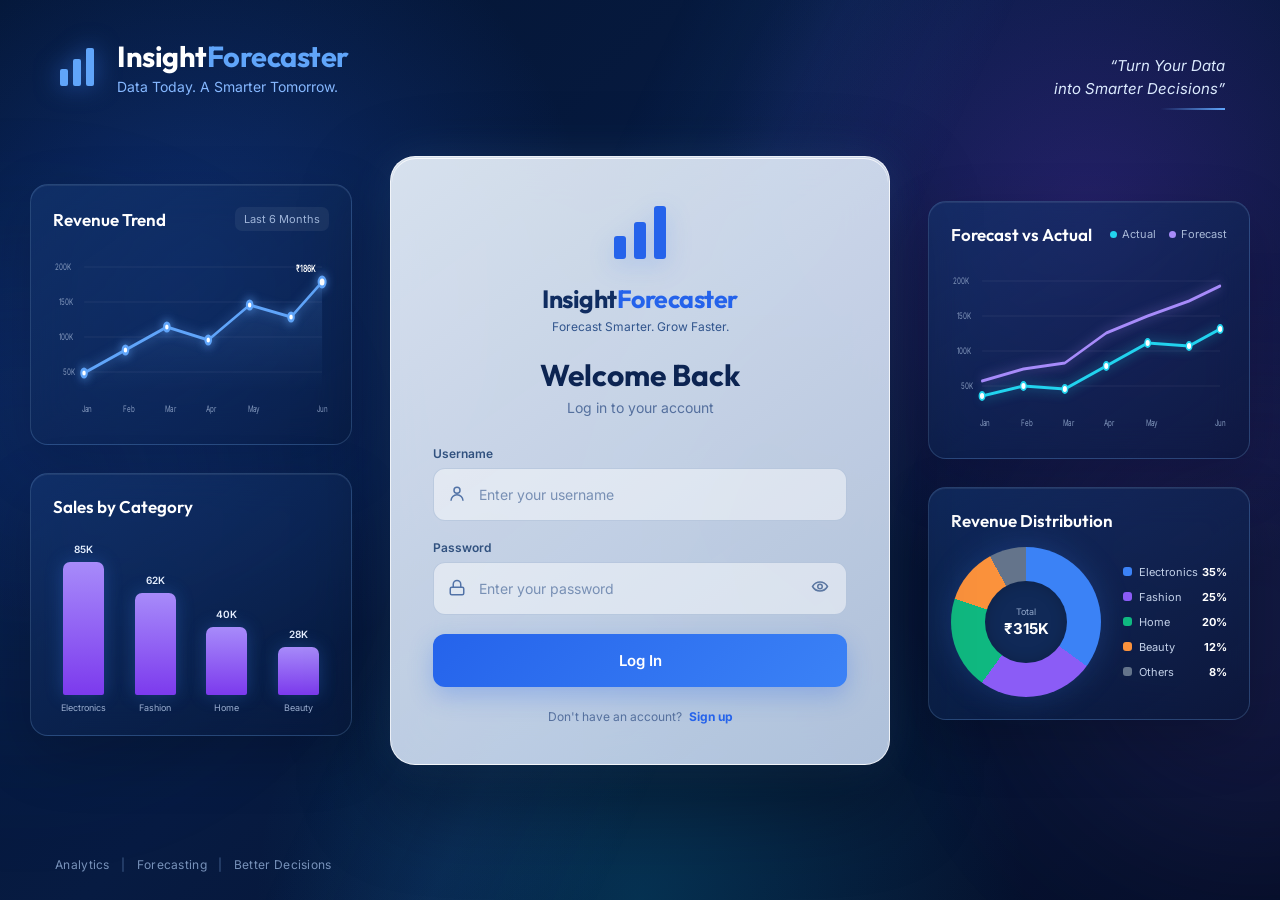
<file: frontend/login.html>
<!DOCTYPE html>
<html lang="en">
<head>
    <meta charset="UTF-8">
    <meta name="viewport" content="width=device-width, initial-scale=1.0">

    <title>Login - InsightForecaster</title>

    <!-- Google Fonts -->
    <link rel="preconnect" href="https://fonts.googleapis.com">
    <link rel="preconnect" href="https://fonts.gstatic.com" crossorigin>

    <link href="https://fonts.googleapis.com/css2?family=Inter:wght@300;400;500;600;700&family=Outfit:wght@500;600;700;800&display=swap"
          rel="stylesheet">

    <style>

        /* =========================================================
           GLOBAL
        ========================================================= */

        * {
            margin: 0;
            padding: 0;
            box-sizing: border-box;
        }

        :root {
            --primary: #3b82f6;
            --primary-light: #60a5fa;
            --purple: #8b5cf6;
            --cyan: #22d3ee;

            --text: #ffffff;
            --text-muted: #b8c7e6;

            --glass: rgba(15, 35, 75, 0.48);
            --glass-border: rgba(255, 255, 255, 0.16);

            --danger: #ff6b6b;
        }

        body {
            min-height: 100vh;
            font-family: "Inter", sans-serif;
            color: var(--text);
            overflow-x: hidden;

            background:
                radial-gradient(
                    circle at 15% 30%,
                    rgba(37, 99, 235, 0.30),
                    transparent 32%
                ),
                radial-gradient(
                    circle at 85% 25%,
                    rgba(124, 58, 237, 0.25),
                    transparent 30%
                ),
                radial-gradient(
                    circle at 50% 100%,
                    rgba(6, 182, 212, 0.18),
                    transparent 35%
                ),
                linear-gradient(
                    135deg,
                    #031431 0%,
                    #071b42 45%,
                    #050e27 100%
                );

            position: relative;
        }

        body::before {
            content: "";
            position: fixed;
            inset: 0;
            pointer-events: none;

            background:
                linear-gradient(
                    115deg,
                    transparent 40%,
                    rgba(59, 130, 246, 0.08) 50%,
                    transparent 60%
                );

            animation: backgroundMove 12s ease-in-out infinite alternate;
        }

        @keyframes backgroundMove {
            from {
                transform: translateX(-10%);
            }

            to {
                transform: translateX(10%);
            }
        }


        /* =========================================================
           HEADER / BRAND
        ========================================================= */

        .brand {
            position: fixed;
            top: 38px;
            left: 55px;
            z-index: 20;

            display: flex;
            align-items: center;
            gap: 14px;
        }

        .brand-icon {
            width: 48px;
            height: 48px;

            display: flex;
            align-items: center;
            justify-content: center;

            color: #60a5fa;

            filter:
                drop-shadow(0 0 12px rgba(59, 130, 246, 0.6));
        }

        .brand-name {
            font-family: "Outfit", sans-serif;
            font-size: 29px;
            font-weight: 700;
            letter-spacing: -0.5px;
        }

        .brand-name span {
            color: #60a5fa;
        }

        .brand-tagline {
            margin-top: 3px;
            font-size: 14px;
            color: #86b8ff;
        }


        /* =========================================================
           TOP RIGHT QUOTE
        ========================================================= */

        .quote {
            position: fixed;
            top: 55px;
            right: 55px;
            z-index: 20;

            text-align: right;
            font-size: 15px;
            line-height: 1.5;

            color: #dbeafe;
            font-style: italic;
        }

        .quote-line {
            width: 65px;
            height: 2px;

            margin-top: 8px;
            margin-left: auto;

            background: linear-gradient(
                90deg,
                transparent,
                #60a5fa
            );
        }


        /* =========================================================
           MAIN LAYOUT
        ========================================================= */

        .login-container {
            min-height: 100vh;

            display: flex;
            align-items: center;
            justify-content: center;

            padding: 100px 30px 80px;

            position: relative;
            z-index: 5;
        }

        .dashboard-layout {
            width: 100%;
            max-width: 1420px;

            display: grid;

            grid-template-columns:
                minmax(280px, 1fr)
                500px
                minmax(280px, 1fr);

            gap: 38px;

            align-items: center;
        }


        /* =========================================================
           CHART COLUMNS
        ========================================================= */

        .chart-column {
            display: flex;
            flex-direction: column;
            gap: 28px;
        }

        .left-column {
            align-items: flex-end;
        }

        .right-column {
            align-items: flex-start;
        }


        /* =========================================================
           CHART CARD
        ========================================================= */

        .chart-card {
            width: 100%;
            max-width: 440px;

            padding: 22px;

            border-radius: 18px;

            background:
                linear-gradient(
                    145deg,
                    rgba(20, 54, 112, 0.62),
                    rgba(8, 24, 57, 0.48)
                );

            border: 1px solid rgba(147, 197, 253, 0.20);

            backdrop-filter: blur(18px);
            -webkit-backdrop-filter: blur(18px);

            box-shadow:
                0 20px 60px rgba(0, 0, 0, 0.20),
                inset 0 1px 0 rgba(255,255,255,0.07);

            transition:
                transform 0.35s ease,
                border-color 0.35s ease;

            animation: floatCard 5s ease-in-out infinite;
        }

        .chart-card:nth-child(2) {
            animation-delay: -2s;
        }

        .right-column .chart-card:nth-child(1) {
            animation-delay: -1s;
        }

        .right-column .chart-card:nth-child(2) {
            animation-delay: -3s;
        }

        .chart-card:hover {
            transform: translateY(-7px) scale(1.01);

            border-color:
                rgba(96, 165, 250, 0.45);
        }

        @keyframes floatCard {
            0%, 100% {
                transform: translateY(0);
            }

            50% {
                transform: translateY(-7px);
            }
        }


        /* =========================================================
           CHART HEADER
        ========================================================= */

        .chart-header {
            display: flex;
            justify-content: space-between;
            align-items: center;

            margin-bottom: 16px;
        }

        .chart-title {
            font-family: "Outfit", sans-serif;
            font-size: 17px;
            font-weight: 600;
        }

        .chart-period {
            font-size: 11px;
            color: #9fb5d9;

            padding: 5px 9px;

            border-radius: 7px;

            background: rgba(255,255,255,0.06);
        }

        .chart-legend {
            display: flex;
            gap: 13px;

            font-size: 11px;
            color: #a9bad8;
        }

        .legend-item {
            display: flex;
            align-items: center;
            gap: 5px;
        }

        .legend-dot {
            width: 7px;
            height: 7px;
            border-radius: 50%;
        }

        .actual-dot {
            background: #22d3ee;
        }

        .forecast-dot {
            background: #a78bfa;
        }


        /* =========================================================
           LINE CHART
        ========================================================= */

        .line-chart {
            width: 100%;
            height: 175px;
        }

        .line-chart svg {
            width: 100%;
            height: 100%;
            overflow: visible;
        }

        .grid-line {
            stroke: rgba(255,255,255,0.08);
            stroke-width: 1;
        }

        .axis-label {
            fill: #8297bc;
            font-size: 9px;
        }

        .revenue-line {
            fill: none;

            stroke: #60a5fa;
            stroke-width: 3;

            stroke-linecap: round;
            stroke-linejoin: round;

            filter:
                drop-shadow(
                    0 0 6px rgba(96,165,250,0.55)
                );

            stroke-dasharray: 700;
            stroke-dashoffset: 700;

            animation:
                drawLine 2.5s ease forwards;
        }

        @keyframes drawLine {
            to {
                stroke-dashoffset: 0;
            }
        }

        .line-area {
            fill: url(#areaGradient);
            opacity: 0.35;
        }

        .data-point {
            fill: #fff;
            stroke: #60a5fa;
            stroke-width: 3;

            filter:
                drop-shadow(
                    0 0 6px rgba(96,165,250,0.8)
                );
        }

        .revenue-value {
            fill: #fff;
            font-size: 10px;
            font-weight: 600;
        }


        /* =========================================================
           BAR CHART
        ========================================================= */

        .bar-chart {
            height: 180px;

            display: flex;
            align-items: flex-end;

            gap: 20px;

            padding: 10px 5px 0;
        }

        .bar-item {
            flex: 1;
            height: 100%;

            display: flex;
            flex-direction: column;

            justify-content: flex-end;
            align-items: center;

            gap: 7px;
        }

        .bar-value {
            font-size: 10px;
            font-weight: 600;
            color: #eaf2ff;
        }

        .bar {
            width: 42px;
            max-width: 80%;

            border-radius:
                7px 7px 2px 2px;

            background:
                linear-gradient(
                    to top,
                    #2563eb,
                    #60a5fa
                );

            box-shadow:
                0 0 18px rgba(59,130,246,0.30);

            transform-origin: bottom;

            animation:
                growBar 1.2s ease forwards;
        }

        .bar:nth-child(2) {
            background:
                linear-gradient(
                    to top,
                    #7c3aed,
                    #a78bfa
                );
        }

        .bar:nth-child(3) {
            background:
                linear-gradient(
                    to top,
                    #059669,
                    #34d399
                );
        }

        .bar:nth-child(4) {
            background:
                linear-gradient(
                    to top,
                    #ea580c,
                    #fb923c
                );
        }

        @keyframes growBar {
            from {
                transform: scaleY(0);
            }

            to {
                transform: scaleY(1);
            }
        }

        .bar-label {
            color: #9db0d0;
            font-size: 9px;
            text-align: center;
        }


        /* =========================================================
           DONUT CHART
        ========================================================= */

        .distribution {
            display: flex;
            align-items: center;
            gap: 22px;
        }

        .donut {
            width: 150px;
            height: 150px;

            flex-shrink: 0;

            border-radius: 50%;

            background:
                conic-gradient(
                    #3b82f6 0 35%,
                    #8b5cf6 35% 60%,
                    #10b981 60% 80%,
                    #fb923c 80% 92%,
                    #64748b 92% 100%
                );

            position: relative;

            filter:
                drop-shadow(
                    0 0 15px rgba(59,130,246,0.22)
                );

            animation:
                rotateDonut 1.5s ease;
        }

        @keyframes rotateDonut {
            from {
                transform: rotate(-90deg) scale(0.8);
            }

            to {
                transform: rotate(0) scale(1);
            }
        }

        .donut::after {
            content: "";

            position: absolute;

            width: 82px;
            height: 82px;

            top: 50%;
            left: 50%;

            transform: translate(-50%, -50%);

            border-radius: 50%;

            background: #102957;

            box-shadow:
                inset 0 0 15px rgba(0,0,0,0.20);
        }

        .donut-center {
            position: absolute;

            z-index: 2;

            inset: 0;

            display: flex;
            align-items: center;
            justify-content: center;

            flex-direction: column;
        }

        .donut-center small {
            color: #91a7ca;
            font-size: 9px;
        }

        .donut-center strong {
            font-size: 15px;
            margin-top: 2px;
        }

        .distribution-list {
            flex: 1;

            display: flex;
            flex-direction: column;
            gap: 11px;
        }

        .distribution-item {
            display: flex;
            justify-content: space-between;
            align-items: center;

            font-size: 11px;
        }

        .distribution-name {
            display: flex;
            align-items: center;
            gap: 7px;

            color: #c2d0e8;
        }

        .distribution-dot {
            width: 9px;
            height: 9px;
            border-radius: 3px;
        }

        .d-blue {
            background: #3b82f6;
        }

        .d-purple {
            background: #8b5cf6;
        }

        .d-green {
            background: #10b981;
        }

        .d-orange {
            background: #fb923c;
        }

        .d-gray {
            background: #64748b;
        }


        /* =========================================================
           LOGIN CARD
        ========================================================= */

        .login-card {
            width: 100%;

            padding: 40px 42px;

            border-radius: 25px;

            background:
                linear-gradient(
                    145deg,
                    rgba(238, 246, 255, 0.90),
                    rgba(207, 224, 249, 0.84)
                );

            border:
                1px solid rgba(255,255,255,0.75);

            box-shadow:
                0 35px 90px rgba(0,0,0,0.35),
                0 0 45px rgba(96,165,250,0.15);

            backdrop-filter: blur(25px);
            -webkit-backdrop-filter: blur(25px);

            color: #0c2452;

            position: relative;
            z-index: 10;
        }

        .login-card::before {
            content: "";

            position: absolute;

            inset: 1px;

            border-radius: 24px;

            pointer-events: none;

            box-shadow:
                inset 0 1px 0 rgba(255,255,255,0.8);
        }


        /* =========================================================
           LOGIN LOGO
        ========================================================= */

        .login-logo {
            display: flex;
            justify-content: center;

            margin-bottom: 14px;
        }

        .login-logo-icon {
            width: 72px;
            height: 72px;

            display: flex;
            align-items: center;
            justify-content: center;

            color: #2563eb;

            filter:
                drop-shadow(
                    0 8px 12px rgba(37,99,235,0.20)
                );
        }


        /* =========================================================
           LOGIN HEADER
        ========================================================= */

        .login-header {
            text-align: center;
            margin-bottom: 30px;
        }

        .login-header h1 {
            font-family: "Outfit", sans-serif;

            font-size: 25px;

            font-weight: 700;

            letter-spacing: -0.5px;

            color: #102d61;

            margin-bottom: 4px;
        }

        .login-header .mini-tagline {
            color: #31558d;
            font-size: 12px;
            margin-bottom: 22px;
        }

        .login-header h2 {
            font-family: "Outfit", sans-serif;

            font-size: 30px;

            color: #0c2452;

            margin-bottom: 5px;
        }

        .subtitle {
            color: #55709e;
            font-size: 14px;
        }


        /* =========================================================
           FORM
        ========================================================= */

        .form-group {
            margin-bottom: 19px;
        }

        .form-group label {
            display: block;

            margin-bottom: 7px;

            font-size: 12px;

            font-weight: 600;

            color: #31517f;
        }

        .input-wrapper {
            position: relative;
        }

        .input-icon {
            position: absolute;

            left: 15px;
            top: 50%;

            transform: translateY(-50%);

            color: #5273a7;

            width: 18px;
            height: 18px;
        }

        .form-group input {
            width: 100%;

            height: 53px;

            padding:
                0 15px 0 45px;

            border-radius: 12px;

            border:
                1px solid rgba(74, 111, 166, 0.25);

            background:
                rgba(255,255,255,0.48);

            color: #142e58;

            font-family: inherit;

            font-size: 14px;

            outline: none;

            transition:
                border-color 0.25s,
                box-shadow 0.25s,
                background 0.25s;
        }

        .form-group input::placeholder {
            color: #7890b5;
        }

        .form-group input:focus {
            border-color: #3b82f6;

            background:
                rgba(255,255,255,0.75);

            box-shadow:
                0 0 0 4px rgba(59,130,246,0.10);
        }


        /* =========================================================
           PASSWORD TOGGLE
        ========================================================= */

        .password-toggle {
            position: absolute;

            right: 14px;
            top: 50%;

            transform: translateY(-50%);

            border: none;

            background: none;

            color: #5b77a2;

            cursor: pointer;

            padding: 4px;
        }


        /* =========================================================
           ERROR
        ========================================================= */

        .error-message {
            color: #dc2626;

            font-size: 12px;

            text-align: center;

            margin-bottom: 14px;

            padding: 8px;

            border-radius: 8px;

            background:
                rgba(254,226,226,0.75);

            display: none;
        }


        /* =========================================================
           LOGIN BUTTON
        ========================================================= */

        .btn-primary {
            width: 100%;

            height: 53px;

            border: none;

            border-radius: 12px;

            background:
                linear-gradient(
                    135deg,
                    #2563eb,
                    #3b82f6
                );

            color: white;

            font-family: "Inter", sans-serif;

            font-size: 15px;

            font-weight: 600;

            cursor: pointer;

            box-shadow:
                0 9px 25px rgba(37,99,235,0.28);

            transition:
                transform 0.2s,
                box-shadow 0.2s,
                opacity 0.2s;
        }

        .btn-primary:hover {
            transform: translateY(-2px);

            box-shadow:
                0 13px 30px rgba(37,99,235,0.35);
        }

        .btn-primary:active {
            transform: translateY(0);
        }

        .btn-primary:disabled {
            opacity: 0.65;
            cursor: not-allowed;
            transform: none;
        }


        /* =========================================================
           SIGN UP TOGGLE
        ========================================================= */

        .auth-toggle {
            text-align: center;

            margin-top: 22px;

            font-size: 12px;

            color: #55709e;
        }

        .auth-toggle a {
            color: #2563eb;

            text-decoration: none;

            font-weight: 700;

            margin-left: 4px;
        }

        .auth-toggle a:hover {
            text-decoration: underline;
        }


        /* =========================================================
           BOTTOM TAGLINE
        ========================================================= */

        .bottom-text {
            position: fixed;

            bottom: 28px;
            left: 55px;

            font-size: 12px;

            color: #7892ba;

            letter-spacing: 0.3px;
        }

        .bottom-text span {
            margin: 0 8px;
            color: #42618f;
        }


        /* =========================================================
           DECORATIVE GLOW
        ========================================================= */

        .glow {
            position: fixed;

            width: 450px;
            height: 450px;

            border-radius: 50%;

            filter: blur(100px);

            pointer-events: none;

            opacity: 0.10;
        }

        .glow-one {
            background: #2563eb;

            left: -200px;
            top: 30%;
        }

        .glow-two {
            background: #8b5cf6;

            right: -200px;
            bottom: 5%;
        }


        /* =========================================================
           RESPONSIVE
        ========================================================= */

        @media (max-width: 1200px) {

            .dashboard-layout {
                grid-template-columns: 330px 460px;
                justify-content: center;
            }

            .right-column {
                display: none;
            }

            .left-column {
                align-items: flex-end;
            }

            .chart-card {
                max-width: 330px;
            }

            .brand {
                left: 30px;
            }

            .quote {
                right: 30px;
            }
        }


        @media (max-width: 900px) {

            .dashboard-layout {
                display: block;
                max-width: 500px;
            }

            .chart-column {
                display: none;
            }

            .login-container {
                padding:
                    100px 20px 70px;
            }

            .brand {
                position: absolute;

                top: 25px;
                left: 25px;
            }

            .brand-name {
                font-size: 22px;
            }

            .brand-icon {
                width: 38px;
            }

            .quote {
                display: none;
            }

            .bottom-text {
                display: none;
            }
        }


        @media (max-width: 500px) {

            .login-card {
                padding:
                    32px 24px;

                border-radius: 20px;
            }

            .login-header h2 {
                font-size: 26px;
            }

            .login-logo-icon {
                width: 60px;
                height: 60px;
            }
        }

    </style>
</head>


<body>

    <!-- Decorative glow -->
    <div class="glow glow-one"></div>
    <div class="glow glow-two"></div>


    <!-- =========================================================
         BRAND
    ========================================================= -->

    <div class="brand">

        <div class="brand-icon">

            <svg
                width="48"
                height="48"
                viewBox="0 0 48 48"
                fill="none"
                xmlns="http://www.w3.org/2000/svg">

                <rect
                    x="5"
                    y="26"
                    width="8"
                    height="17"
                    rx="2"
                    fill="currentColor"/>

                <rect
                    x="18"
                    y="16"
                    width="8"
                    height="27"
                    rx="2"
                    fill="currentColor"/>

                <rect
                    x="31"
                    y="5"
                    width="8"
                    height="38"
                    rx="2"
                    fill="currentColor"/>

            </svg>

        </div>

        <div>

            <div class="brand-name">
                Insight<span>Forecaster</span>
            </div>

            <div class="brand-tagline">
                Data Today. A Smarter Tomorrow.
            </div>

        </div>

    </div>


    <!-- =========================================================
         QUOTE
    ========================================================= -->

    <div class="quote">

        “Turn Your Data<br>
        into Smarter Decisions”

        <div class="quote-line"></div>

    </div>


    <!-- =========================================================
         MAIN
    ========================================================= -->

    <main class="login-container">

        <div class="dashboard-layout">


            <!-- =================================================
                 LEFT CHARTS
            ================================================= -->

            <div class="chart-column left-column">


                <!-- REVENUE TREND -->

                <div class="chart-card">

                    <div class="chart-header">

                        <div class="chart-title">
                            Revenue Trend
                        </div>

                        <div class="chart-period">
                            Last 6 Months
                        </div>

                    </div>


                    <div class="line-chart">

                        <svg
                            viewBox="0 0 400 175"
                            preserveAspectRatio="none">

                            <defs>

                                <linearGradient
                                    id="areaGradient"
                                    x1="0"
                                    y1="0"
                                    x2="0"
                                    y2="1">

                                    <stop
                                        offset="0%"
                                        stop-color="#60a5fa"
                                        stop-opacity="0.45"/>

                                    <stop
                                        offset="100%"
                                        stop-color="#60a5fa"
                                        stop-opacity="0"/>

                                </linearGradient>

                            </defs>


                            <!-- Grid -->

                            <line
                                x1="45"
                                y1="20"
                                x2="390"
                                y2="20"
                                class="grid-line"/>

                            <line
                                x1="45"
                                y1="55"
                                x2="390"
                                y2="55"
                                class="grid-line"/>

                            <line
                                x1="45"
                                y1="90"
                                x2="390"
                                y2="90"
                                class="grid-line"/>

                            <line
                                x1="45"
                                y1="125"
                                x2="390"
                                y2="125"
                                class="grid-line"/>


                            <!-- Y labels -->

                            <text
                                x="3"
                                y="23"
                                class="axis-label">
                                200K
                            </text>

                            <text
                                x="8"
                                y="58"
                                class="axis-label">
                                150K
                            </text>

                            <text
                                x="8"
                                y="93"
                                class="axis-label">
                                100K
                            </text>

                            <text
                                x="15"
                                y="128"
                                class="axis-label">
                                50K
                            </text>


                            <!-- Area -->

                            <path
                                class="line-area"
                                d="
                                M45 126
                                L105 103
                                L165 80
                                L225 93
                                L285 58
                                L345 70
                                L390 35
                                L390 145
                                L45 145
                                Z"/>


                            <!-- Line -->

                            <path
                                class="revenue-line"
                                d="
                                M45 126
                                L105 103
                                L165 80
                                L225 93
                                L285 58
                                L345 70
                                L390 35"/>


                            <!-- Points -->

                            <circle
                                class="data-point"
                                cx="45"
                                cy="126"
                                r="4"/>

                            <circle
                                class="data-point"
                                cx="105"
                                cy="103"
                                r="4"/>

                            <circle
                                class="data-point"
                                cx="165"
                                cy="80"
                                r="4"/>

                            <circle
                                class="data-point"
                                cx="225"
                                cy="93"
                                r="4"/>

                            <circle
                                class="data-point"
                                cx="285"
                                cy="58"
                                r="4"/>

                            <circle
                                class="data-point"
                                cx="345"
                                cy="70"
                                r="4"/>

                            <circle
                                class="data-point"
                                cx="390"
                                cy="35"
                                r="5"/>


                            <!-- Final value -->

                            <text
                                x="352"
                                y="25"
                                class="revenue-value">
                                ₹186K
                            </text>


                            <!-- X labels -->

                            <text
                                x="42"
                                y="165"
                                class="axis-label">
                                Jan
                            </text>

                            <text
                                x="102"
                                y="165"
                                class="axis-label">
                                Feb
                            </text>

                            <text
                                x="162"
                                y="165"
                                class="axis-label">
                                Mar
                            </text>

                            <text
                                x="222"
                                y="165"
                                class="axis-label">
                                Apr
                            </text>

                            <text
                                x="282"
                                y="165"
                                class="axis-label">
                                May
                            </text>

                            <text
                                x="382"
                                y="165"
                                class="axis-label">
                                Jun
                            </text>

                        </svg>

                    </div>

                </div>


                <!-- SALES BY CATEGORY -->

                <div class="chart-card">

                    <div class="chart-header">

                        <div class="chart-title">
                            Sales by Category
                        </div>

                    </div>


                    <div class="bar-chart">


                        <div class="bar-item">

                            <div class="bar-value">
                                85K
                            </div>

                            <div
                                class="bar"
                                style="height: 82%;">
                            </div>

                            <div class="bar-label">
                                Electronics
                            </div>

                        </div>


                        <div class="bar-item">

                            <div class="bar-value">
                                62K
                            </div>

                            <div
                                class="bar"
                                style="height: 60%;">
                            </div>

                            <div class="bar-label">
                                Fashion
                            </div>

                        </div>


                        <div class="bar-item">

                            <div class="bar-value">
                                40K
                            </div>

                            <div
                                class="bar"
                                style="height: 40%;">
                            </div>

                            <div class="bar-label">
                                Home
                            </div>

                        </div>


                        <div class="bar-item">

                            <div class="bar-value">
                                28K
                            </div>

                            <div
                                class="bar"
                                style="height: 28%;">
                            </div>

                            <div class="bar-label">
                                Beauty
                            </div>

                        </div>

                    </div>

                </div>

            </div>


            <!-- =================================================
                 LOGIN CARD
            ================================================= -->

            <div class="login-card">


                <div class="login-logo">

                    <div class="login-logo-icon">

                        <svg
                            width="72"
                            height="72"
                            viewBox="0 0 72 72"
                            fill="none"
                            xmlns="http://www.w3.org/2000/svg">

                            <rect
                                x="10"
                                y="39"
                                width="12"
                                height="23"
                                rx="3"
                                fill="currentColor"/>

                            <rect
                                x="30"
                                y="25"
                                width="12"
                                height="37"
                                rx="3"
                                fill="currentColor"/>

                            <rect
                                x="50"
                                y="9"
                                width="12"
                                height="53"
                                rx="3"
                                fill="currentColor"/>

                        </svg>

                    </div>

                </div>


                <div class="login-header">

                    <h1>
                        Insight<span style="color:#2563eb;">Forecaster</span>
                    </h1>

                    <div class="mini-tagline">
                        Forecast Smarter. Grow Faster.
                    </div>

                    <h2 id="formTitle">
                        Welcome Back
                    </h2>

                    <p
                        class="subtitle"
                        id="formSubtitle">
                        Log in to your account
                    </p>

                </div>


                <div
                    id="errorMessage"
                    class="error-message">
                </div>


                <form id="authForm">


                    <!-- USERNAME -->

                    <div class="form-group">

                        <label for="username">
                            Username
                        </label>

                        <div class="input-wrapper">

                            <svg
                                class="input-icon"
                                viewBox="0 0 24 24"
                                fill="none"
                                stroke="currentColor"
                                stroke-width="2">

                                <path
                                    d="M20 21a8 8 0 0 0-16 0"/>

                                <circle
                                    cx="12"
                                    cy="7"
                                    r="4"/>

                            </svg>

                            <input
                                type="text"
                                id="username"
                                placeholder="Enter your username"
                                required
                                autocomplete="username">

                        </div>

                    </div>


                    <!-- PASSWORD -->

                    <div class="form-group">

                        <label for="password">
                            Password
                        </label>

                        <div class="input-wrapper">

                            <svg
                                class="input-icon"
                                viewBox="0 0 24 24"
                                fill="none"
                                stroke="currentColor"
                                stroke-width="2">

                                <rect
                                    x="3"
                                    y="11"
                                    width="18"
                                    height="10"
                                    rx="2"/>

                                <path
                                    d="M7 11V7a5 5 0 0 1 10 0v4"/>

                            </svg>


                            <input
                                type="password"
                                id="password"
                                placeholder="Enter your password"
                                required
                                autocomplete="current-password">


                            <button
                                type="button"
                                class="password-toggle"
                                id="passwordToggle"
                                aria-label="Show password">

                                <svg
                                    id="eyeIcon"
                                    width="18"
                                    height="18"
                                    viewBox="0 0 24 24"
                                    fill="none"
                                    stroke="currentColor"
                                    stroke-width="2">

                                    <path
                                        d="M2 12s3.5-6 10-6 10 6 10 6-3.5 6-10 6S2 12 2 12z"/>

                                    <circle
                                        cx="12"
                                        cy="12"
                                        r="3"/>

                                </svg>

                            </button>

                        </div>

                    </div>


                    <!-- SUBMIT -->

                    <button
                        type="submit"
                        id="submitBtn"
                        class="btn-primary">

                        Log In

                    </button>

                </form>


                <!-- LOGIN / SIGNUP -->

                <div class="auth-toggle">

                    <span id="toggleText">
                        Don't have an account?
                    </span>

                    <a
                        href="#"
                        id="toggleBtn">
                        Sign up
                    </a>

                </div>

            </div>


            <!-- =================================================
                 RIGHT CHARTS
            ================================================= -->

            <div class="chart-column right-column">


                <!-- FORECAST VS ACTUAL -->

                <div class="chart-card">

                    <div class="chart-header">

                        <div class="chart-title">
                            Forecast vs Actual
                        </div>

                        <div class="chart-legend">

                            <div class="legend-item">
                                <span class="legend-dot actual-dot"></span>
                                Actual
                            </div>

                            <div class="legend-item">
                                <span class="legend-dot forecast-dot"></span>
                                Forecast
                            </div>

                        </div>

                    </div>


                    <div class="line-chart">

                        <svg
                            viewBox="0 0 400 175"
                            preserveAspectRatio="none">

                            <!-- Grid -->

                            <line
                                x1="45"
                                y1="20"
                                x2="390"
                                y2="20"
                                class="grid-line"/>

                            <line
                                x1="45"
                                y1="55"
                                x2="390"
                                y2="55"
                                class="grid-line"/>

                            <line
                                x1="45"
                                y1="90"
                                x2="390"
                                y2="90"
                                class="grid-line"/>

                            <line
                                x1="45"
                                y1="125"
                                x2="390"
                                y2="125"
                                class="grid-line"/>


                            <text
                                x="3"
                                y="23"
                                class="axis-label">
                                200K
                            </text>

                            <text
                                x="8"
                                y="58"
                                class="axis-label">
                                150K
                            </text>

                            <text
                                x="8"
                                y="93"
                                class="axis-label">
                                100K
                            </text>

                            <text
                                x="15"
                                y="128"
                                class="axis-label">
                                50K
                            </text>


                            <!-- Forecast -->

                            <path
                                d="
                                M45 120
                                L105 108
                                L165 102
                                L225 72
                                L285 55
                                L345 40
                                L390 25"
                                fill="none"
                                stroke="#a78bfa"
                                stroke-width="3"
                                stroke-linecap="round"
                                stroke-linejoin="round"
                                stroke-dasharray="600"
                                stroke-dashoffset="600"
                                style="
                                animation:
                                drawForecast 2.5s ease forwards;
                                filter:
                                drop-shadow(
                                0 0 6px rgba(167,139,250,.55)
                                );
                                "/>


                            <!-- Actual -->

                            <path
                                d="
                                M45 135
                                L105 125
                                L165 128
                                L225 105
                                L285 82
                                L345 85
                                L390 68"
                                fill="none"
                                stroke="#22d3ee"
                                stroke-width="3"
                                stroke-linecap="round"
                                stroke-linejoin="round"
                                stroke-dasharray="600"
                                stroke-dashoffset="600"
                                style="
                                animation:
                                drawForecast 2.5s ease forwards;
                                filter:
                                drop-shadow(
                                0 0 6px rgba(34,211,238,.55)
                                );
                                "/>


                            <!-- Points -->

                            <circle
                                cx="45"
                                cy="135"
                                r="4"
                                fill="#fff"
                                stroke="#22d3ee"
                                stroke-width="2"/>

                            <circle
                                cx="105"
                                cy="125"
                                r="4"
                                fill="#fff"
                                stroke="#22d3ee"
                                stroke-width="2"/>

                            <circle
                                cx="165"
                                cy="128"
                                r="4"
                                fill="#fff"
                                stroke="#22d3ee"
                                stroke-width="2"/>

                            <circle
                                cx="225"
                                cy="105"
                                r="4"
                                fill="#fff"
                                stroke="#22d3ee"
                                stroke-width="2"/>

                            <circle
                                cx="285"
                                cy="82"
                                r="4"
                                fill="#fff"
                                stroke="#22d3ee"
                                stroke-width="2"/>

                            <circle
                                cx="345"
                                cy="85"
                                r="4"
                                fill="#fff"
                                stroke="#22d3ee"
                                stroke-width="2"/>

                            <circle
                                cx="390"
                                cy="68"
                                r="4"
                                fill="#fff"
                                stroke="#22d3ee"
                                stroke-width="2"/>


                            <!-- X labels -->

                            <text
                                x="42"
                                y="165"
                                class="axis-label">
                                Jan
                            </text>

                            <text
                                x="102"
                                y="165"
                                class="axis-label">
                                Feb
                            </text>

                            <text
                                x="162"
                                y="165"
                                class="axis-label">
                                Mar
                            </text>

                            <text
                                x="222"
                                y="165"
                                class="axis-label">
                                Apr
                            </text>

                            <text
                                x="282"
                                y="165"
                                class="axis-label">
                                May
                            </text>

                            <text
                                x="382"
                                y="165"
                                class="axis-label">
                                Jun
                            </text>

                        </svg>

                    </div>

                </div>


                <!-- REVENUE DISTRIBUTION -->

                <div class="chart-card">

                    <div class="chart-header">

                        <div class="chart-title">
                            Revenue Distribution
                        </div>

                    </div>


                    <div class="distribution">


                        <div class="donut">

                            <div class="donut-center">

                                <small>Total</small>

                                <strong>
                                    ₹315K
                                </strong>

                            </div>

                        </div>


                        <div class="distribution-list">


                            <div class="distribution-item">

                                <div class="distribution-name">

                                    <span
                                        class="distribution-dot d-blue">
                                    </span>

                                    Electronics

                                </div>

                                <strong>
                                    35%
                                </strong>

                            </div>


                            <div class="distribution-item">

                                <div class="distribution-name">

                                    <span
                                        class="distribution-dot d-purple">
                                    </span>

                                    Fashion

                                </div>

                                <strong>
                                    25%
                                </strong>

                            </div>


                            <div class="distribution-item">

                                <div class="distribution-name">

                                    <span
                                        class="distribution-dot d-green">
                                    </span>

                                    Home

                                </div>

                                <strong>
                                    20%
                                </strong>

                            </div>


                            <div class="distribution-item">

                                <div class="distribution-name">

                                    <span
                                        class="distribution-dot d-orange">
                                    </span>

                                    Beauty

                                </div>

                                <strong>
                                    12%
                                </strong>

                            </div>


                            <div class="distribution-item">

                                <div class="distribution-name">

                                    <span
                                        class="distribution-dot d-gray">
                                    </span>

                                    Others

                                </div>

                                <strong>
                                    8%
                                </strong>

                            </div>


                        </div>

                    </div>

                </div>

            </div>

        </div>

    </main>


    <!-- =========================================================
         BOTTOM
    ========================================================= -->

    <div class="bottom-text">

        Analytics

        <span>|</span>

        Forecasting

        <span>|</span>

        Better Decisions

    </div>


    <!-- =========================================================
         JAVASCRIPT
    ========================================================= -->

    <script>

        document.addEventListener("DOMContentLoaded", () => {


            /* =====================================================
               ELEMENTS
            ===================================================== */

            let isLogin = true;

            const formTitle =
                document.getElementById("formTitle");

            const formSubtitle =
                document.getElementById("formSubtitle");

            const submitBtn =
                document.getElementById("submitBtn");

            const toggleText =
                document.getElementById("toggleText");

            const toggleBtn =
                document.getElementById("toggleBtn");

            const authForm =
                document.getElementById("authForm");

            const errorMessage =
                document.getElementById("errorMessage");

            const password =
                document.getElementById("password");

            const passwordToggle =
                document.getElementById("passwordToggle");


            /* =====================================================
               PASSWORD SHOW / HIDE
            ===================================================== */

            passwordToggle.addEventListener(
                "click",
                () => {

                    if (
                        password.type === "password"
                    ) {

                        password.type = "text";

                        passwordToggle.innerHTML = `
                            <svg
                                width="18"
                                height="18"
                                viewBox="0 0 24 24"
                                fill="none"
                                stroke="currentColor"
                                stroke-width="2">

                                <path
                                    d="M3 3l18 18"/>

                                <path
                                    d="M10.5 10.5
                                       a2 2 0 0 0
                                       3 3"/>

                                <path
                                    d="M9.9 4.2
                                       A10.9 10.9 0 0 1
                                       12 4
                                       c6.5 0 10 8 10 8
                                       a18.5 18.5 0 0 1
                                       -3.2 4.4"/>

                                <path
                                    d="M6.6 6.6
                                       C3.6 8.5 2 12
                                       2 12
                                       s3.5 8 10 8
                                       c1.5 0 2.8-.3 4-.9"/>

                            </svg>
                        `;

                    } else {

                        password.type = "password";

                        passwordToggle.innerHTML = `
                            <svg
                                width="18"
                                height="18"
                                viewBox="0 0 24 24"
                                fill="none"
                                stroke="currentColor"
                                stroke-width="2">

                                <path
                                    d="M2 12
                                       s3.5-6 10-6
                                       10 6 10 6
                                       -3.5 6-10 6
                                       S2 12 2 12z"/>

                                <circle
                                    cx="12"
                                    cy="12"
                                    r="3"/>

                            </svg>
                        `;
                    }

                }
            );


            /* =====================================================
               LOGIN / SIGNUP TOGGLE
            ===================================================== */

            toggleBtn.addEventListener(
                "click",
                (e) => {

                    e.preventDefault();

                    isLogin = !isLogin;


                    if (isLogin) {

                        formTitle.textContent =
                            "Welcome Back";

                        formSubtitle.textContent =
                            "Log in to your account";

                        submitBtn.textContent =
                            "Log In";

                        toggleText.textContent =
                            "Don't have an account?";

                        toggleBtn.textContent =
                            "Sign up";

                        password.setAttribute(
                            "autocomplete",
                            "current-password"
                        );

                    } else {

                        formTitle.textContent =
                            "Create Account";

                        formSubtitle.textContent =
                            "Register for InsightForecaster";

                        submitBtn.textContent =
                            "Sign Up";

                        toggleText.textContent =
                            "Already have an account?";

                        toggleBtn.textContent =
                            "Log in";

                        password.setAttribute(
                            "autocomplete",
                            "new-password"
                        );
                    }


                    errorMessage.style.display =
                        "none";

                    errorMessage.textContent = "";

                }
            );


            /* =====================================================
               FORM SUBMIT
            ===================================================== */

            authForm.addEventListener(
                "submit",
                async (e) => {

                    e.preventDefault();


                    const username =
                        document
                            .getElementById("username")
                            .value
                            .trim();

                    const passwordValue =
                        document
                            .getElementById("password")
                            .value;


                    if (!username || !passwordValue) {

                        errorMessage.textContent =
                            "Please enter username and password.";

                        errorMessage.style.display =
                            "block";

                        return;
                    }


                    submitBtn.disabled = true;

                    errorMessage.style.display =
                        "none";


                    const endpoint =
                        isLogin
                            ? "/api/login"
                            : "/api/register";


                    try {

                        const response =
                            await fetch(
                                endpoint,
                                {
                                    method: "POST",

                                    headers: {
                                        "Content-Type":
                                            "application/json"
                                    },

                                    body:
                                        JSON.stringify({
                                            username:
                                                username,
                                            password:
                                                passwordValue
                                        })
                                }
                            );


                        let data = {};

                        try {

                            data =
                                await response.json();

                        } catch {

                            data = {};

                        }


                        if (!response.ok) {

                            throw new Error(
                                data.detail ||
                                data.message ||
                                "Authentication failed"
                            );
                        }


                        /* ================================
                           LOGIN SUCCESS
                        ================================= */

                        if (isLogin) {

                            window.location.href = "/";

                        }


                        /* ================================
                           REGISTRATION SUCCESS
                        ================================= */

                        else {

                            alert(
                                "Registration successful! You can now log in."
                            );

                            toggleBtn.click();

                        }

                    }


                    catch (error) {

                        errorMessage.textContent =
                            error.message ||
                            "Something went wrong.";

                        errorMessage.style.display =
                            "block";

                    }


                    finally {

                        submitBtn.disabled = false;

                    }

                }
            );

        });


        /* =========================================================
           FORECAST LINE ANIMATION
        ========================================================= */

        const style =
            document.createElement("style");

        style.innerHTML = `

            @keyframes drawForecast {

                to {
                    stroke-dashoffset: 0;
                }

            }

        `;

        document.head.appendChild(style);

    </script>

</body>
</html>
</file>
